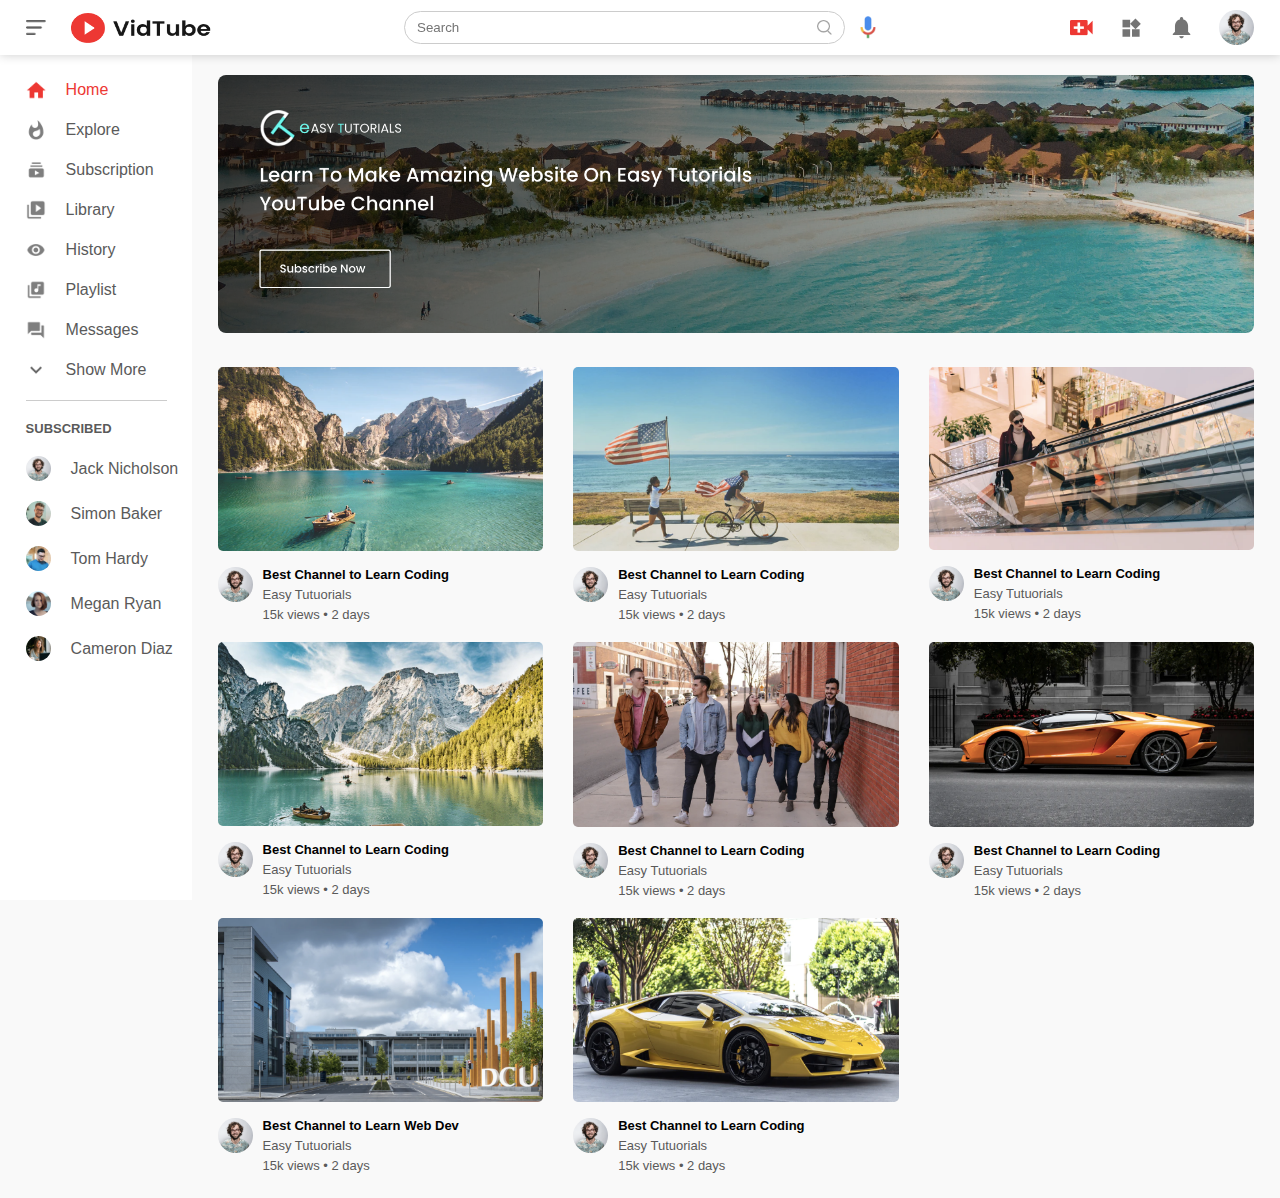
<file: index.html>
<!DOCTYPE html>
<html lang="en">
<head>
    <meta charset="UTF-8">
    <meta name="viewport" content="width=device-width, initial-scale=1.0">
    <title>Video Sharing Website - Easy Tutorials Youtube channel</title>
    <link rel="stylesheet" href="style.css">
</head>
<body>

    <nav class="flex-div">
        <div class="nav-left flex-div">
            <img src="images/menu.png" class="menu-icon">
            <img src="images/logo.png" class="logo">
        </div>

        <div class="nav-middle flex-div">
            <div class="search-box flex-div">
                <input type="text" placeholder="Search">
                <img src="images/search.png">
            </div>
            <img src="images/voice-search.png" class="mic-icon">
        </div>
         
        <div class="nav-right flex-div">
            <img src="images/upload.png">
            <img src="images/more.png">
            <img src="images/notification.png">
            <img src="images/Jack.png" class="user-icon">
        </div>
    </nav>



    <!--------------------------------sidebar-------------------------->
    
    
    
    
    <div class="sidebar">
        <div class="shortcut-links">
            <a href=""><img src="images/home.png"><p>Home</p></a>
            <a href=""><img src="images/explore.png"><p>Explore</p></a>
            <a href=""><img src="images/subscriprion.png"><p>Subscription</p></a>
            <a href=""><img src="images/library.png"><p>Library</p></a>
            <a href=""><img src="images/history.png"><p>History</p></a>
            <a href=""><img src="images/playlist.png"><p>Playlist</p></a>
            <a href=""><img src="images/messages.png"><p>Messages</p></a>
            <a href=""><img src="images/show-more.png"><p>Show More</p></a>
            <hr>
        </div>
        <div class="subscribed-list">
            <h3>SUBSCRIBED</h3>
            <a href=""><img src="images/Jack.png"><p>Jack Nicholson</p></a>
            <a href=""><img src="images/simon.png"><p>Simon Baker</p></a>
            <a href=""><img src="images/tom.png"><p>Tom Hardy</p></a>
            <a href=""><img src="images/megan.png"><p>Megan Ryan</p></a>
            <a href=""><img src="images/cameron.png"><p>Cameron Diaz</p></a>
        </div>
    </div>





    <!--------------------------------main-------------------------->
    
    
    
    
    <div class="container">
        <div class="banner">
            <img src="images/banner.png">
        </div>
        <div class="list-container">
           
            <div class="vid-list">
                <a href="play-video.html"><img src="images/thumbnail1.png" class="thumbnail"></a>
                
                <div class="flex-div">
                    <img src="images/Jack.png">
                    <div class="vid-info">
                        <a href="play-video.html">Best Channel to Learn Coding</a>
                        <p>Easy Tutuorials</p>
                        <p>15k views &bull; 2 days</p>
                    </div>
                </div>
            </div>


            <div class="vid-list">
                <a href=""><img src="images/thumbnail2.png" class="thumbnail"></a>
                
                <div class="flex-div">
                    <img src="images/Jack.png">
                    <div class="vid-info">
                        <a href="">Best Channel to Learn Coding</a>
                        <p>Easy Tutuorials</p>
                        <p>15k views &bull; 2 days</p>
                    </div>
                </div>
            </div>


            <div class="vid-list">
                <a href=""><img src="images/thumbnail3.png" class="thumbnail"></a>
                
                <div class="flex-div">
                    <img src="images/Jack.png">
                    <div class="vid-info">
                        <a href="">Best Channel to Learn Coding</a>
                        <p>Easy Tutuorials</p>
                        <p>15k views &bull; 2 days</p>
                    </div>
                </div>
            </div>

            <div class="vid-list">
                <a href=""><img src="images/thumbnail4.png" class="thumbnail"></a>
                
                <div class="flex-div">
                    <img src="images/Jack.png">
                    <div class="vid-info">
                        <a href="">Best Channel to Learn Coding</a>
                        <p>Easy Tutuorials</p>
                        <p>15k views &bull; 2 days</p>
                    </div>
                </div>
            </div>

            <div class="vid-list">
                <a href=""><img src="images/thumbnail5.png" class="thumbnail"></a>
                
                <div class="flex-div">
                    <img src="images/Jack.png">
                    <div class="vid-info">
                        <a href="">Best Channel to Learn Coding</a>
                        <p>Easy Tutuorials</p>
                        <p>15k views &bull; 2 days</p>
                    </div>
                </div>
            </div>

            <div class="vid-list">
                <a href=""><img src="images/thumbnail6.png" class="thumbnail"></a>
                
                <div class="flex-div">
                    <img src="images/Jack.png">
                    <div class="vid-info">
                        <a href="">Best Channel to Learn Coding</a>
                        <p>Easy Tutuorials</p>
                        <p>15k views &bull; 2 days</p>
                    </div>
                </div>
            </div>

            <div class="vid-list">
                <a href=""><img src="images/thumbnail7.png" class="thumbnail"></a>
                
                <div class="flex-div">
                    <img src="images/Jack.png">
                    <div class="vid-info">
                        <a href="">Best Channel to Learn Web Dev</a>
                        <p>Easy Tutuorials</p>
                        <p>15k views &bull; 2 days</p>
                    </div>
                </div>
            </div>

            <div class="vid-list">
                <a href=""><img src="images/thumbnail8.png" class="thumbnail"></a>
                
                <div class="flex-div">
                    <img src="images/Jack.png">
                    <div class="vid-info">
                        <a href="">Best Channel to Learn Coding</a>
                        <p>Easy Tutuorials</p>
                        <p>15k views &bull; 2 days</p>
                    </div>
                </div>
            </div>

        </div>



    </div>

    

<script src="script.js"></script>    
</body>
</html>
</file>
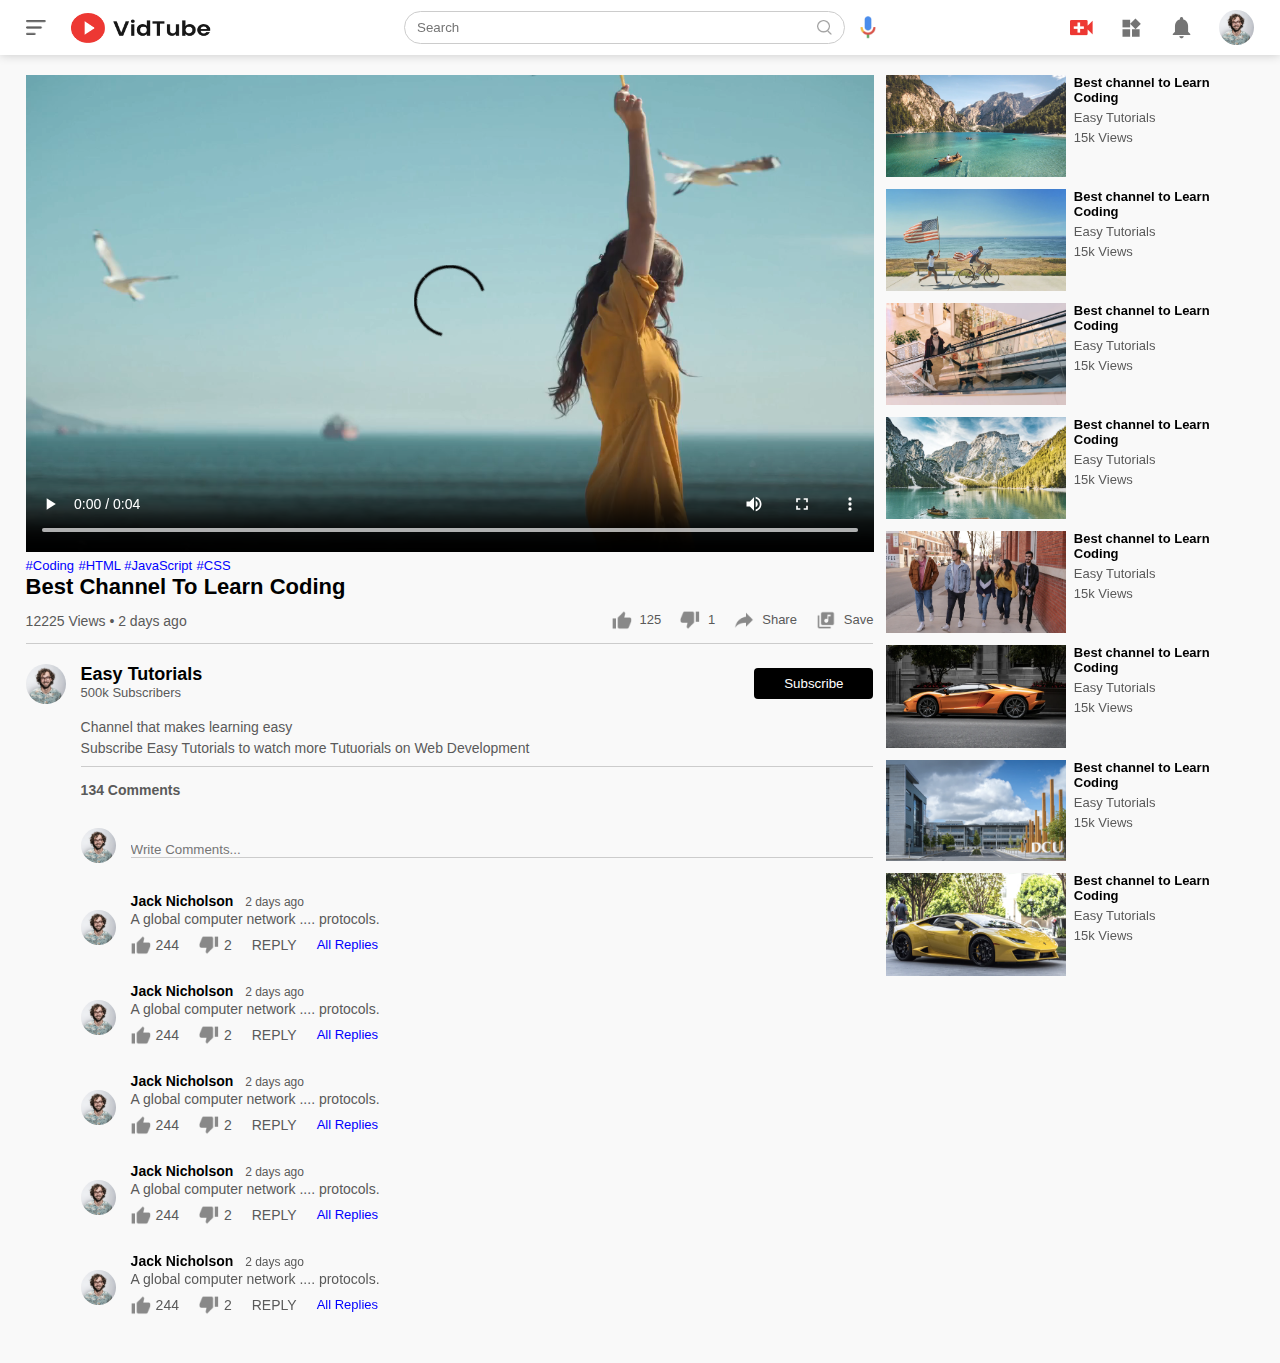
<file: play-video.html>
<!DOCTYPE html>
<html lang="en">
<head>
    <meta charset="UTF-8">
    <meta name="viewport" content="width=device-width, initial-scale=1.0">
    <title>Play Video - Easy Tutorials Youtube channel</title>
    <link rel="stylesheet" href="style.css">
</head>
<body>
    
    <nav class="flex-div">
        <div class="nav-left flex-div">
            <img src="images/menu.png" class="menu-icon">
            <img src="images/logo.png" class="logo">
        </div>

        <div class="nav-middle flex-div">
            <div class="search-box flex-div">
                <input type="text" placeholder="Search">
                <img src="images/search.png">
            </div>
            <img src="images/voice-search.png" class="mic-icon">
        </div>
         
        <div class="nav-right flex-div">
            <img src="images/upload.png">
            <img src="images/more.png">
            <img src="images/notification.png">
            <img src="images/Jack.png" class="user-icon">
        </div>
    </nav>


    <div class="container play-container">
        <div class="row">
            <div class="play-video">
                <video controls autoplay>
                    <source src="images/video.mp4" type="video/mp4">
                </video>

                <div class="tags">
                    <a href="">#Coding</a> <a href=""> #HTML </a> <a href="">#JavaScript</a> <a href=""> #CSS</a>
                </div>

                <h3>Best Channel To Learn Coding</h3>

                <div class="play-video-info">
                    <p>12225 Views &bull; 2 days ago</p>
                    <div>
                        <a href=""><img src="images/like.png">125</a>
                        <a href=""><img src="images/dislike.png">1</a>
                        <a href=""><img src="images/share.png">Share</a>
                        <a href=""><img src="images/save.png">Save</a>

                    </div>
                </div>
                <hr>
                <div class="publisher">
                    <img src="images/Jack.png">
                    <div>
                        <p>Easy Tutorials</p>
                        <span>500k Subscribers</span>
                    </div>
                    <button type="button">Subscribe</button>
                </div>

                <div class="vid-description">
                    <p>Channel that makes learning easy</p>
                    <p>Subscribe Easy Tutorials to watch more Tutuorials on Web Development</p>
                    <hr>
                    <h4>134 Comments</h4>

                    <div class="add-comment">
                        <img src="images/Jack.png">
                        <input type="text" placeholder="Write Comments...">
                    </div>

                    <div class="old-comment">
                        <img src="images/Jack.png">
                        <div>
                            <h3>Jack Nicholson <span>2 days ago</span></h3>
                            <p>A global computer network .... protocols.</p>

                            <div class="comment-action">
                                <img src="images/like.png">
                                <span>244</span>
                                <img src="images/dislike.png">
                                <span>2</span>
                                <span>REPLY</span>
                                <a href="">All Replies</a>
                            </div>

                        </div>
                    </div>

                    <div class="old-comment">
                        <img src="images/Jack.png">
                        <div>
                            <h3>Jack Nicholson <span>2 days ago</span></h3>
                            <p>A global computer network .... protocols.</p>

                            <div class="comment-action">
                                <img src="images/like.png">
                                <span>244</span>
                                <img src="images/dislike.png">
                                <span>2</span>
                                <span>REPLY</span>
                                <a href="">All Replies</a>
                            </div>

                        </div>
                    </div>

                    <div class="old-comment">
                        <img src="images/Jack.png">
                        <div>
                            <h3>Jack Nicholson <span>2 days ago</span></h3>
                            <p>A global computer network .... protocols.</p>

                            <div class="comment-action">
                                <img src="images/like.png">
                                <span>244</span>
                                <img src="images/dislike.png">
                                <span>2</span>
                                <span>REPLY</span>
                                <a href="">All Replies</a>
                            </div>

                        </div>
                    </div>


                    <div class="old-comment">
                        <img src="images/Jack.png">
                        <div>
                            <h3>Jack Nicholson <span>2 days ago</span></h3>
                            <p>A global computer network .... protocols.</p>

                            <div class="comment-action">
                                <img src="images/like.png">
                                <span>244</span>
                                <img src="images/dislike.png">
                                <span>2</span>
                                <span>REPLY</span>
                                <a href="">All Replies</a>
                            </div>

                        </div>
                    </div>

                    <div class="old-comment">
                        <img src="images/Jack.png">
                        <div>
                            <h3>Jack Nicholson <span>2 days ago</span></h3>
                            <p>A global computer network .... protocols.</p>

                            <div class="comment-action">
                                <img src="images/like.png">
                                <span>244</span>
                                <img src="images/dislike.png">
                                <span>2</span>
                                <span>REPLY</span>
                                <a href="">All Replies</a>
                            </div>

                        </div>
                    </div>

                </div>


            </div>
            <div class="right-sidebar">


                <div class="side-video-list">
                    <a href="" class="small-thumbnail"><img src="images/thumbnail1.png"></a>
                    
                    <div class="vid-info">
                        <a href="">Best channel to Learn Coding</a>
                        <p>Easy Tutorials</p>
                        <p>15k Views</p>
                    </div>
                </div>
                <div class="side-video-list">
                    <a href="" class="small-thumbnail"><img src="images/thumbnail2.png"></a>
                    
                    <div class="vid-info">
                        <a href="">Best channel to Learn Coding</a>
                        <p>Easy Tutorials</p>
                        <p>15k Views</p>
                    </div>
                </div>
                <div class="side-video-list">
                    <a href="" class="small-thumbnail"><img src="images/thumbnail3.png"></a>
                    
                    <div class="vid-info">
                        <a href="">Best channel to Learn Coding</a>
                        <p>Easy Tutorials</p>
                        <p>15k Views</p>
                    </div>
                </div>
                <div class="side-video-list">
                    <a href="" class="small-thumbnail"><img src="images/thumbnail4.png"></a>
                    
                    <div class="vid-info">
                        <a href="">Best channel to Learn Coding</a>
                        <p>Easy Tutorials</p>
                        <p>15k Views</p>
                    </div>
                </div>
                <div class="side-video-list">
                    <a href="" class="small-thumbnail"><img src="images/thumbnail5.png"></a>
                    
                    <div class="vid-info">
                        <a href="">Best channel to Learn Coding</a>
                        <p>Easy Tutorials</p>
                        <p>15k Views</p>
                    </div>
                </div>
                <div class="side-video-list">
                    <a href="" class="small-thumbnail"><img src="images/thumbnail6.png"></a>
                    
                    <div class="vid-info">
                        <a href="">Best channel to Learn Coding</a>
                        <p>Easy Tutorials</p>
                        <p>15k Views</p>
                    </div>
                </div>
                <div class="side-video-list">
                    <a href="" class="small-thumbnail"><img src="images/thumbnail7.png"></a>
                    
                    <div class="vid-info">
                        <a href="">Best channel to Learn Coding</a>
                        <p>Easy Tutorials</p>
                        <p>15k Views</p>
                    </div>
                </div>
                <div class="side-video-list">
                    <a href="" class="small-thumbnail"><img src="images/thumbnail8.png"></a>
                    
                    <div class="vid-info">
                        <a href="">Best channel to Learn Coding</a>
                        <p>Easy Tutorials</p>
                        <p>15k Views</p>
                    </div>
                </div>





            </div>




        </div>
    </div>



</body>
</html>
</file>
<file: style.css>
*{
    margin: 0;
    padding: 0;
    font-family: 'poppins', sans-serif;
    box-sizing: border-box;
}
a{
    text-decoration: none;
    color: #5a5a5a;
}
img{
    cursor: pointer;
}
.flex-div{
        display: flex;
        align-items: center;
}
nav{
    padding: 10px 2%;
    justify-content: space-between;
    box-shadow: 0 0 10px rgba(0, 0, 0, 0.2);
    background: #fff;
    position: sticky;
    top: 0;
    z-index: 10;

}
.nav-left img:last-child{
   width: 140px;
   height: 30px;

}
.nav-left img:first-child{
    width: 20px;
    height: 15px;
}

.nav-right img{
    width: 25px;
    margin-right: 25px;
}

.nav-right .user-icon{
    width: 35px;
    border-radius: 50%; /*circular shape acquired*/
    margin-right: 0;
}
.nav-left .menu-icon{
    width: 22px;
    margin-right: 25px;
}

.nav-left .logo{
    width: 130px;
}
.nav-middle .mic-icon{
    width: 16px;
}
.nav-middle .search-box{
    border: 1px solid #ccc;
    margin-right: 15px;
    padding: 8px 12px;
    border-radius: 25px;
}

.nav-middle .search-box input{
    width: 400px;
    border: 0;
    outline: 0;
    background: transparent;
}

.nav-middle .search-box img{
    width: 15px;
}



/*-----------------side bar-----------------*/



.sidebar{
    background: #fff;
    width: 15%;
    height: 100vh;
    position: fixed;
    top: 0;
    padding-left: 2%;
    padding-top: 80px;
}
.shortcut-links a img{
    width: 20px;
    margin-right: 20px;

}
.shortcut-links a{
    display: flex;
    align-items: center;
    margin-bottom: 20px;
    width: fit-content;
    flex-wrap: wrap;
}
.shortcut-links a:first-child{
    color: #ed3833;
}
.sidebar hr{
    border: 0;
    height: 1px;
    background: #ccc;
    width: 85%;
}
.subscribed-list h3{
    font-size: 13px;
    margin: 20px 0;
    color: #5a5a5a;
}
.subscribed-list a{
    display: flex;
    align-items: center;
    margin-bottom: 20px;
    flex-wrap: wrap;
}
.subscribed-list a img{
    width: 25px;
    border-radius:50%;
    margin-right: 20px;
}
.small-sidebar{
    width: 5%;
}
.small-sidebar a p{
    display: none;
}
.small-sidebar h3{
    display: none;
}
.small-sidebar hr{
    width: 50%;
    margin-bottom: 25px;
}


/*------------main------------*/



.container{
    background: #f9f9f9;
    padding: 17%;
    padding-right: 2%;
    padding-top: 20px;
    padding-bottom: 20px;
}
.large-container{
    padding-left: 7%;
}
.banner{
    width: 100%;
}
.banner img{
    width: 100%;
    border-radius: 8px;
}
.list-container{
    display: grid;
    grid-template-columns: repeat(auto-fit, minmax(250px, 1fr));
    grid-column-gap: 30px;
    margin-top: 15px;
}
.vid-list .thumbnail{
    width: 100%;
    border-radius: 5px;
    margin-bottom: 5px;
    margin-top: 15px;
}
.vid-list .flex-div{
    align-items: flex-start;
    margin-top: 7px;
}
.vid-list .flex-div img{
    width: 35px;
    margin-right: 10px;
    border-radius: 50%;
}
.vid-info{
    color: #5a5a5a;
    font-size: 13px;
}
.vid-info a{
    color: #000;
    font-weight: 600;
    display: block;
    margin-bottom: 5px;
}
.vid-info p{
    margin-bottom: 5px;
}


/* phone display */

@media (max-width: 900px){
    .menu-icon{
        display: none;
    }
    .sidebar{
        display: none; /* no display sidebar in phone */
    }
    .container, .large-container{
        padding-left: 5%;
        padding-right: 5%;
    }
    .nav-right img{
        display: none;
    }
    .nav-right .user-icon{
        display: block;
        size: 30px;
    }
    .nav-middle .search-box input{
        width: 100px;
    }
    .nav-middle .mic-icon{
        display: none;
    }
    .logo{
        width: 90px;
    }
}








/*--------------play video page --------------*/

.play-container{
    padding-left: 2%;
}
.row{
    display: flex;
    justify-content: space-between;
    flex-wrap: wrap;

}
.play-video{
    flex-basis: 69%;
}
.right-sidebar{
    flex-basis: 30%;
}
.play-video video{
    width: 100%;
}
.side-video-list{
    display: flex;
    justify-content: space-between;
    margin-bottom: 8px;
}
.side-video-list img{
    width: 100%;

}
.side-video-list .small-thumbnail{
    flex-basis: 49%;

}
.side-video-list .vid-info{
    flex-basis: 49%;
}
.play-video a{
    color: #0000ff;
    font-size: 13px;
}
.play-video h3{
    font-weight: 600;
    font-size: 22px;
}
.play-video .play-video-info{
    display: flex;
    align-items: center;
    justify-content: space-between;
    flex-wrap: wrap;
    margin-top: 10px;
    font-size: 14px;
    color: #5a5a5a;
}
.play-video .play-video-info a img{
    width: 20px;
    margin-right: 8px;
}
.play-video .play-video-info a{
    display: inline-flex;
    align-items: center;
    margin-left: 15px;
    color: #5a5a5a;
}
.play-video hr{
    border: 0;
    height: 1px;
    background: #ccc;
    margin: 10px 0;
}
.publisher{
    display: flex;
    align-items: center;
    margin-top: 20px;

}
.publisher div{
    flex: 1; /*div uses entire space ---- flex button pushed to right*/
    line-height: 18px;
}
.publisher img{
    width: 40px;
    border-radius: 50%;
    margin-right: 15px;
}
.publisher div p{
    color: #000;
    font-weight: 600;
    font-size: 18px;
}
.publisher div span{
    font-size: 13px;
    color: #5a5a5a;
}
.publisher button{
    background: black;
    border-radius: 50%;
    color: #fff;
    padding: 8px 30px;
    border: 0;
    outline: 0;
    border-radius: 4px;
    cursor: pointer;
}
.vid-description{
    padding-left: 55px; /* starts from a little left */
    margin: 15px 0;
}
.vid-description p{
    font-size: 14px;
    margin-bottom: 5px;
    color: #5a5a5a;
}
.vid-description h4{
    font-size: 14px;
    color: #5a5a5a;
    margin-top: 15px;

}
.add-comment{
    display: flex;
    align-items: center;
    margin: 30px 0;
} 
.add-comment img{
    width: 35px;
    border-radius: 50%;
    margin-right: 15px;
}
.add-comment input{
    border: 0;
    outline: 0;
    border-bottom: 1px solid #ccc;
    width: 100%;
    padding-top: 10px;
    background: transparent;
}
.old-comment{
    display: flex;
    align-items: center;
    margin: 20px 0;
}
.old-comment img{
    width: 35px;
    border-radius: 50%;
    margin-right: 15px;
}
.old-comment h3{
    font-size: 14px;
    margin-bottom: 2px;

}
.old-comment h3 span{
    font-size: 12px;
    color: #5a5a5a;
    font-weight: 500;
    margin-left: 8px;
}
.old-comment .comment-action{
    display: flex;
    align-items: center;
    margin: 8px 0;
    font-size: 14px;
}
.old-comment .comment-action img{
    border-radius: 0;
    width: 20px;
    margin-right: 5px;
}
.old-comment .comment-action span{
    margin-right: 20px;
    color: #5a5a5a;

}
.old-comment .comment-action a{
    color: #0000ff;
}

@media (max-width:900px){
    .play-video{
        flex-basis: 100%;
    }
    .right-sidebar{
        flex-basis: 100%;

    }
    .play-container{
        padding-left: 5%;
    }
    .vid-description{
        padding-left: 0;
    }
    .play-video .play-video-info a{
        margin-left: 0;
        margin-right: 15px;
        margin-top: 15px;
    }
}
</file>
